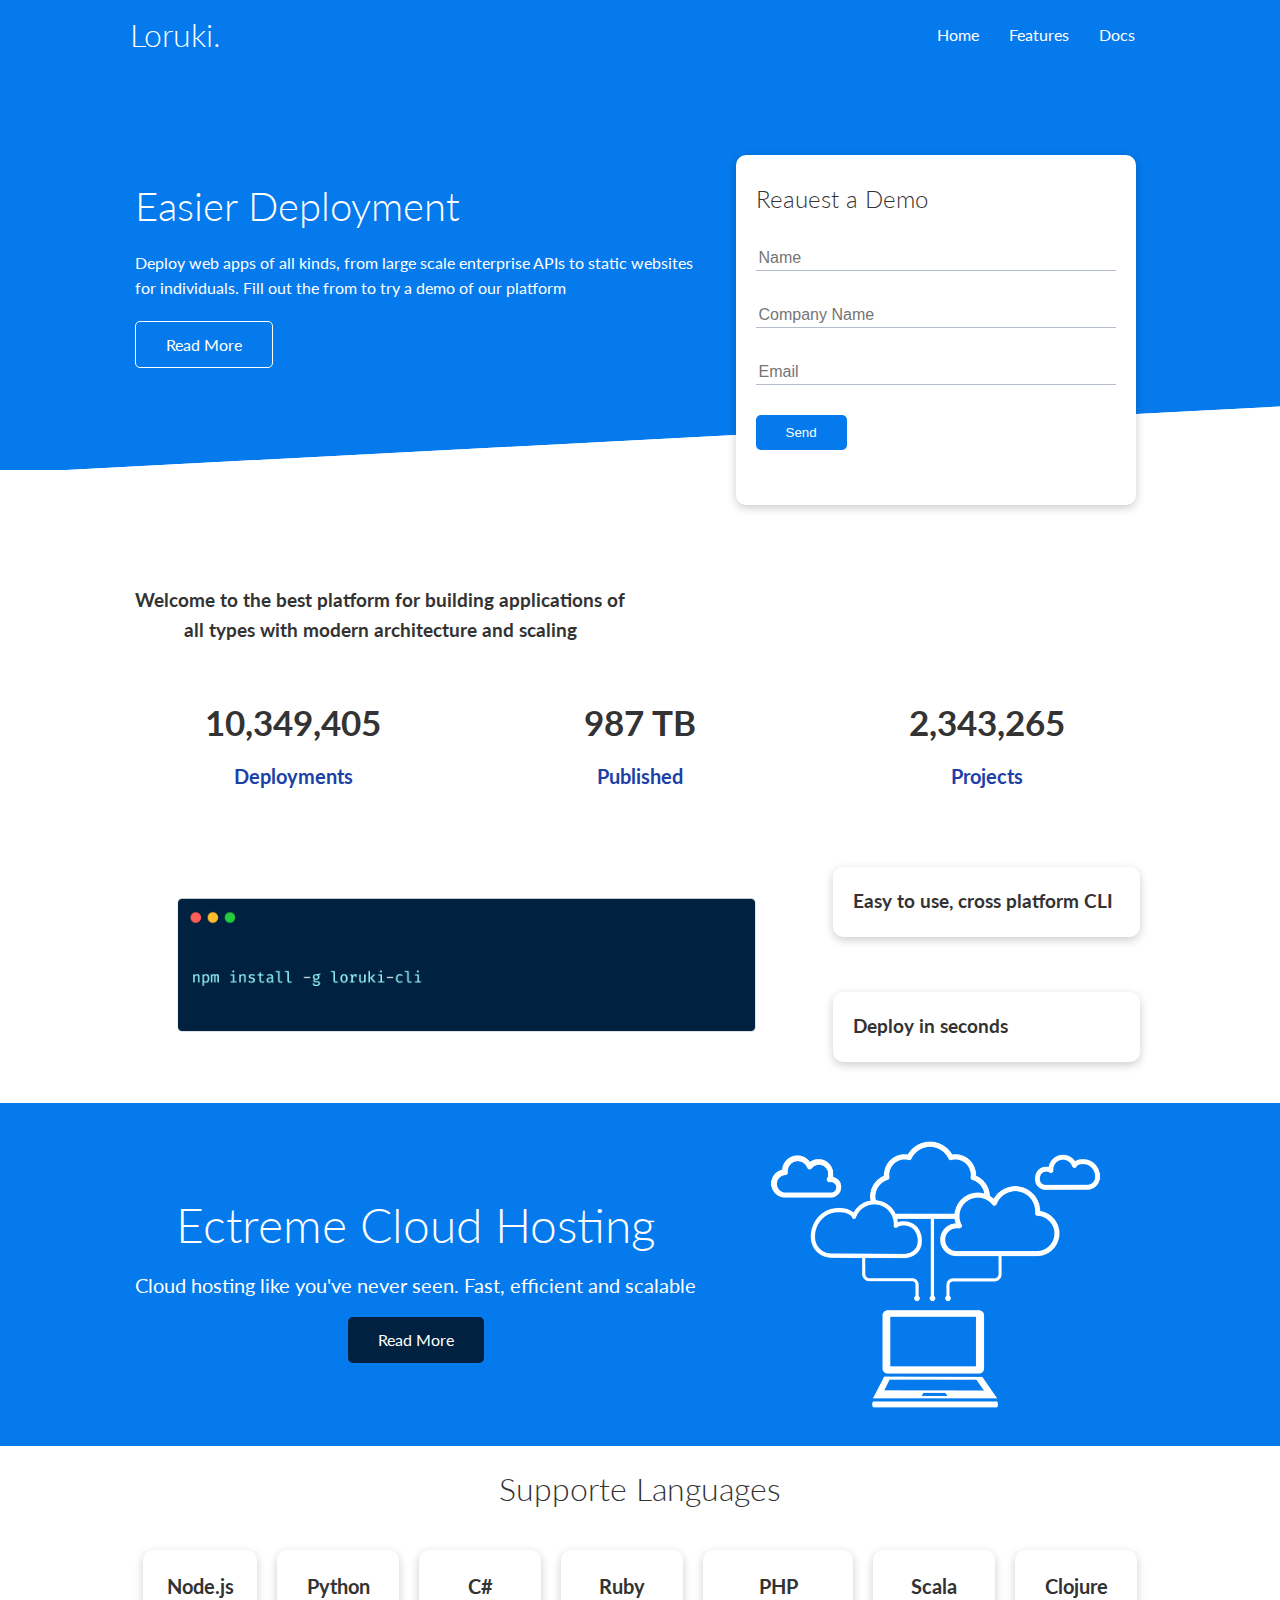
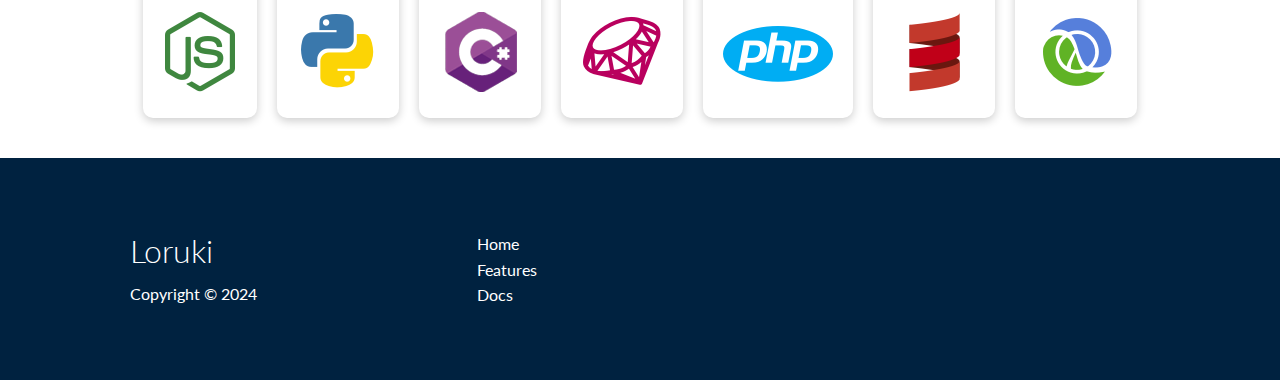
<file: index.html>
<!DOCTYPE html>
<html lang="en">
<head>
    <meta charset="UTF-8">
    <meta name="viewport" content="width=\, initial-scale=1.0">
    <link rel="stylesheet" href="css/style.css">
    <link rel="stylesheet" href="css/utilities.css">
    <title>Loruki | Cloud Hosting for Everyone</title>

    <link rel="stylesheet" href="https://cdnjs.cloudflare.com/ajax/libs/font-awesome/6.5.2/css/all.min.css" integrity="sha512-SnH5WK+bZxgPHs44uWIX+LLJAJ9/2PkPKZ5QiAj6Ta86w+fsb2TkcmfRyVX3pBnMFcV7oQPJkl9QevSCWr3W6A==" crossorigin="anonymous" referrerpolicy="no-referrer" />

</head>
<body>
    <!-- Navbar -->
    <div class="navbar">
        <div class="container flex">
            <h1 class="logo">Loruki.</h1>
            <nav>
                <ul>
                    <li><a href="index.html">Home</a></li>
                    <li><a href="features.html">Features</a></li>
                    <li><a href="index.html">Docs</a></li>
                </ul>
            </nav>
        </div>
    </div>

    <!-- Showcase -->
    <section class="showcase">
        <div class="container grid">
            <div class="showcase-text">
                <h1>Easier Deployment</h1>
                <p>Deploy web apps of all kinds, from large scale enterprise APIs to static websites for individuals. Fill out the from to try a demo of our platform
                </p>
                <a href="features.html" class="btn btn-outline">Read More</a>
            </div>

            <div class="showcase-form card">
                <h2>Reauest a Demo</h2>
                <form>
                    <div class="form-control">
                        <input type="text" name="name" placeholder="Name" required>
                    </div>
                    <div class="form-control">
                        <input type="text" name="company" placeholder="Company Name" required>
                    </div>
                    <div class="form-control">
                        <input type="email" name="email" placeholder="Email" required>
                    </div>
                    <input type="submit" value="Send" class="btn btn-primary">
                </form>
            </div>
        </div>
    </section>

    <!-- Stats -->
    <section class="stats">
        <div class="container">
            <h3 class="stats-heading text-center my-1">
                Welcome to the best platform for building applications of all types with modern architecture and scaling
            </h3>

            <div class="grid grid-3 text-center my-4">
                <div>
                    <i class="fas fa-server fa-3x"></i>
                    <h3>10,349,405</h3>
                    <p class="text-secondary">Deployments</p>
                </div>
                <div>
                    <i class="fas fa-upload fa-3x"></i>
                    <h3>987 TB</h3>
                    <p class="text-secondary">Published</p>
                </div>
                <div>
                    <i class="fas fa-project-diagram fa-3x"></i>
                    <h3>2,343,265</h3>
                    <p class="text-secondary">Projects</p>
                </div>
            </div>
        </div>
    </section>

    <!-- Cli -->
    <section class="cli">
        <div class="container grid">
            <img src="images/cli.png" alt="">
            <div class="card">
                <h3>Easy to use, cross platform CLI</h3>
            </div>
            <div class="card">
                <h3>Deploy in seconds</h3>
            </div>
        </div>
    </section>

    <!-- Cloud -->
    <section class="cloud bg-primary my-2 py-2">
        <div class="container grid">
            <div class="text-center">
                <h2 class="lg">Ectreme Cloud Hosting</h2>
                <p class="lead my-1">Cloud hosting like you've never seen. Fast, efficient and scalable</p>
                <a href="features.html" class="btn btn-dark">Read More</a>
            </div>
            <img src="images/cloud.png" alt="">
        </div>
    </section>

    <!-- Languages -->
    <section class="languages">
        <h2 class="md text-center my-2">
            Supporte Languages
        </h2>
        <div class="container flex">
            <div class="card">
                <h4>Node.js</h4>
                <img src="images/logos/node.png" alt="">
            </div>
            <div class="card">
                <h4>Python</h4>
                <img src="images/logos/python.png" alt="">
            </div>
            <div class="card">
                <h4>C#</h4>
                <img src="images/logos/csharp.png" alt="">
            </div>
            <div class="card">
                <h4>Ruby</h4>
                <img src="images/logos/ruby.png" alt="">
            </div>
            <div class="card">
                <h4>PHP</h4>
                <img src="images/logos/php.png" alt="">
            </div>
            <div class="card">
                <h4>Scala</h4>
                <img src="images/logos/scala.png" alt="">
            </div>
            <div class="card">
                <h4>Clojure</h4>
                <img src="images/logos/clojure.png" alt="">
            </div>
        </div>
    </section>

    <!-- Footer -->
    <footer class="footer bg-dark py-5">
        <div class="container grid grid-3">
            <div>
                <h1>Loruki</h1>
                <p>Copyright &copy; 2024</p>
            </div>
            <nav>
                <ul>
                    <li><a href="index.html">Home</a></li>
                    <li><a href="features.html">Features</a></li>
                    <li><a href="docs.html">Docs</a></li>
                </ul>
            </nav>
            <div class="social">
                <a href="#"><i class="fab fa-github fa-2x"></i></a>
                <a href="#"><i class="fab fa-facebook fa-2x"></i></a>
                <a href="#"><i class="fab fa-instagram fa-2x"></i></a>
                <a href="#"><i class="fab fa-twitter fa-2x"></i></a>
            </div>
        </div>
    </footer>
</body>
</html>
</file>
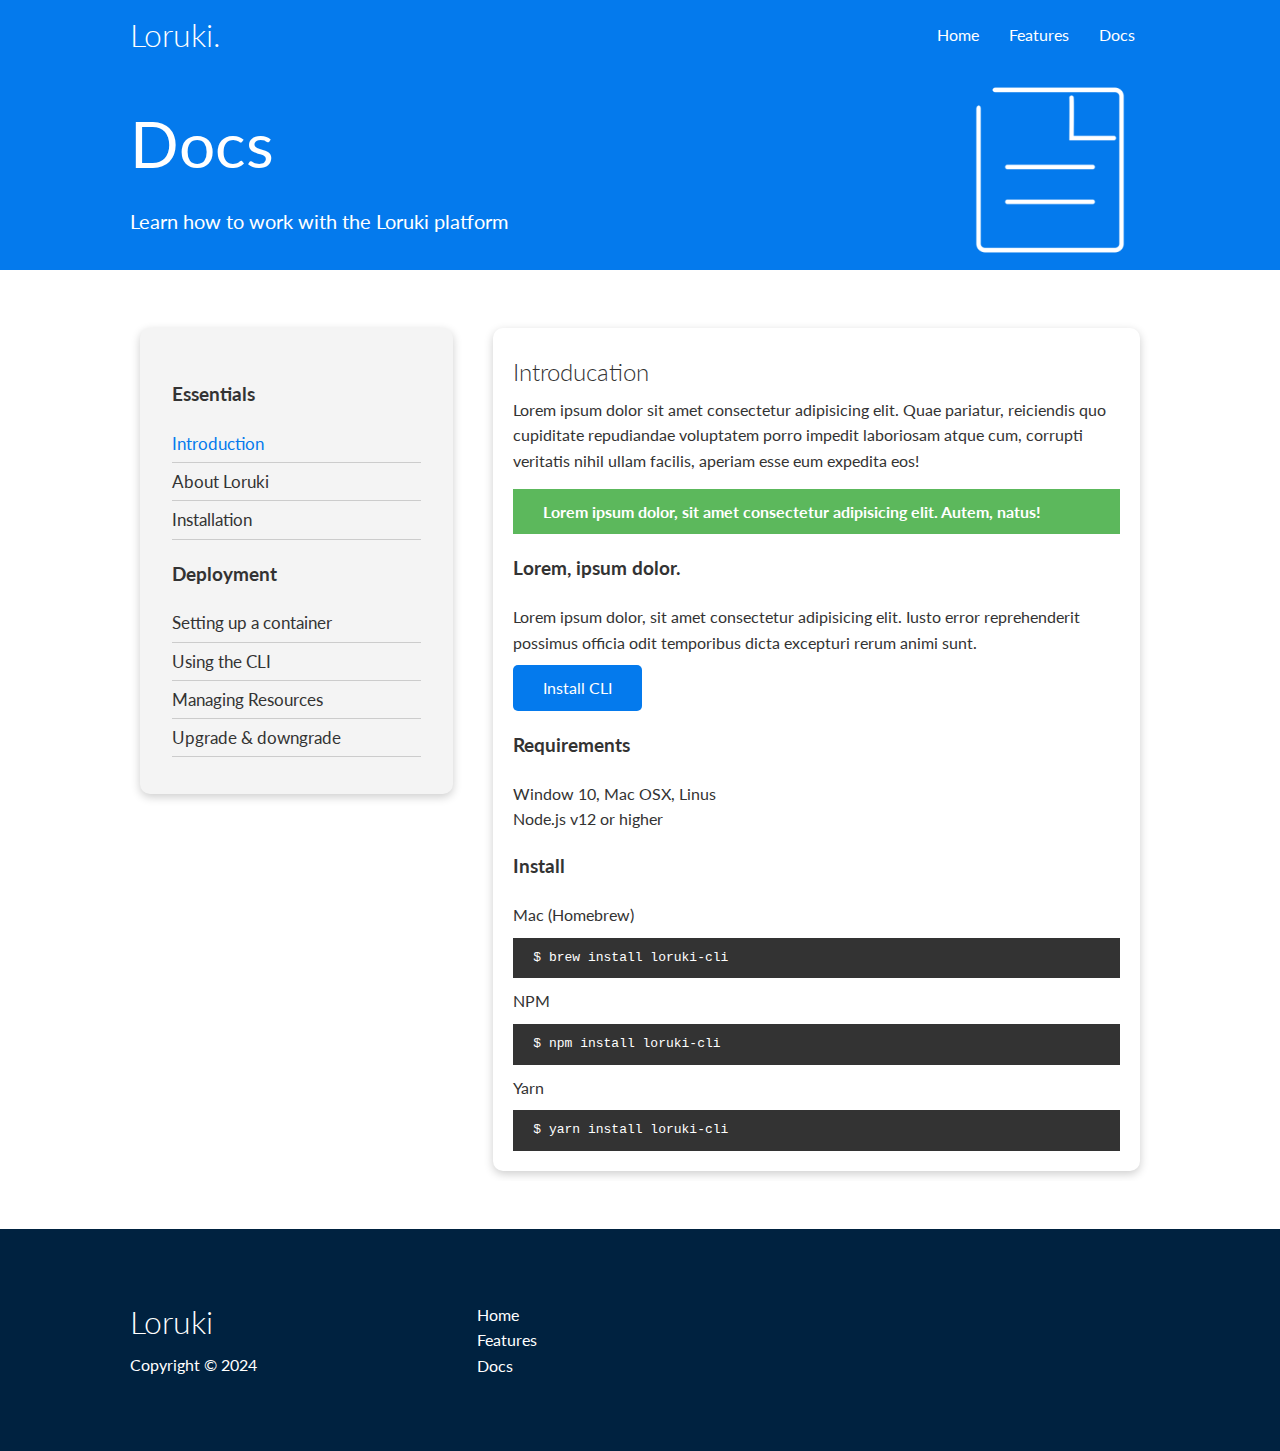
<file: docs.html>
<!DOCTYPE html>
<html lang="en">
<head>
    <meta charset="UTF-8">
    <meta name="viewport" content="width=\, initial-scale=1.0">
    <link rel="stylesheet" href="css/style.css">
    <link rel="stylesheet" href="css/utilities.css">
    <title>Loruki | Cloud Hosting for Everyone</title>

    <link rel="stylesheet" href="https://cdnjs.cloudflare.com/ajax/libs/font-awesome/6.5.2/css/all.min.css" integrity="sha512-SnH5WK+bZxgPHs44uWIX+LLJAJ9/2PkPKZ5QiAj6Ta86w+fsb2TkcmfRyVX3pBnMFcV7oQPJkl9QevSCWr3W6A==" crossorigin="anonymous" referrerpolicy="no-referrer" />

</head>
<body>
    <!-- Navbar -->
    <div class="navbar">
        <div class="container flex">
            <h1 class="logo">Loruki.</h1>
            <nav>
                <ul>
                    <li><a href="index.html">Home</a></li>
                    <li><a href="features.html">Features</a></li>
                    <li><a href="docs.html">Docs</a></li>
                </ul>
            </nav>
        </div>
    </div>


    <!-- Head -->
    <section class="docs-head bg-primary by-3">
        <div class="container grid">
            <div>
                <div class="xl">Docs</div>
                <p class="lead">Learn how to work with the Loruki platform
                </p>
            </div>
            <img src="images/docs.png" alt="">
        </div>
    </section>

    
    <!-- Docs Main -->
    <section class="docs-main my-4">
        <div class="container grid">
            <div class="card bg-light p-3">
                <h3 class="my-2">Essentials</h3>
                <nav>
                    <ul>
                        <li><a class="text-primary" href="#">Introduction</a></li>
                        <li><a href="#">About Loruki</a></li>
                        <li><a href="#">Installation</a></li>
                    </ul>
                </nav>
                <h3 class="my-2">Deployment</h3>
                <nav>
                    <ul>
                        <li><a href="#">Setting up a container</a></li>
                        <li><a href="#">Using the CLI</a></li>
                        <li><a href="#">Managing Resources</a></li>
                        <li><a href="#">Upgrade & downgrade</a></li>
                    </ul>
                </nav>
            </div>
            <div class="card">
                <h2>Introducation</h2>
                <p>Lorem ipsum dolor sit amet consectetur adipisicing elit. Quae pariatur, reiciendis quo cupiditate repudiandae voluptatem porro impedit laboriosam atque cum, corrupti veritatis nihil ullam facilis, aperiam esse eum expedita eos!</p>

                <div class="alert alert-success">
                    <i class="fas fa-info"></i>Lorem ipsum dolor, sit amet consectetur adipisicing elit. Autem, natus!
                </div>

                <h3>Lorem, ipsum dolor.</h3>
                <p>Lorem ipsum dolor, sit amet consectetur adipisicing elit. Iusto error reprehenderit possimus officia odit temporibus dicta excepturi rerum animi sunt.</p>
                <a href="#" class="btn btn-primary">Install CLI</a>

                <h3>Requirements</h3>
                <ul>
                    <li>Window 10, Mac OSX, Linus</li>
                    <li>Node.js v12 or higher</li>
                </ul>

                <h3>Install</h3>
                <p>Mac (Homebrew)</p>
                <pre><code>$ brew install loruki-cli</code></pre>
                <p>NPM</p>
                <pre><code>$ npm install loruki-cli</code></pre>
                <p>Yarn</p>
                <pre><code>$ yarn install loruki-cli</code></pre>

            </div>
        </div>
    </section>

    <!-- Footer -->
    <footer class="footer bg-dark py-5">
        <div class="container grid grid-3">
            <div>
                <h1>Loruki</h1>
                <p>Copyright &copy; 2024</p>
            </div>
            <nav>
                <ul>
                    <li><a href="index.html">Home</a></li>
                    <li><a href="features.html">Features</a></li>
                    <li><a href="docs.html">Docs</a></li>
                </ul>
            </nav>
            <div class="social">
                <a href="#"><i class="fab fa-github fa-2x"></i></a>
                <a href="#"><i class="fab fa-facebook fa-2x"></i></a>
                <a href="#"><i class="fab fa-instagram fa-2x"></i></a>
                <a href="#"><i class="fab fa-twitter fa-2x"></i></a>
            </div>
        </div>
    </footer>
</body>
</html>
</file>
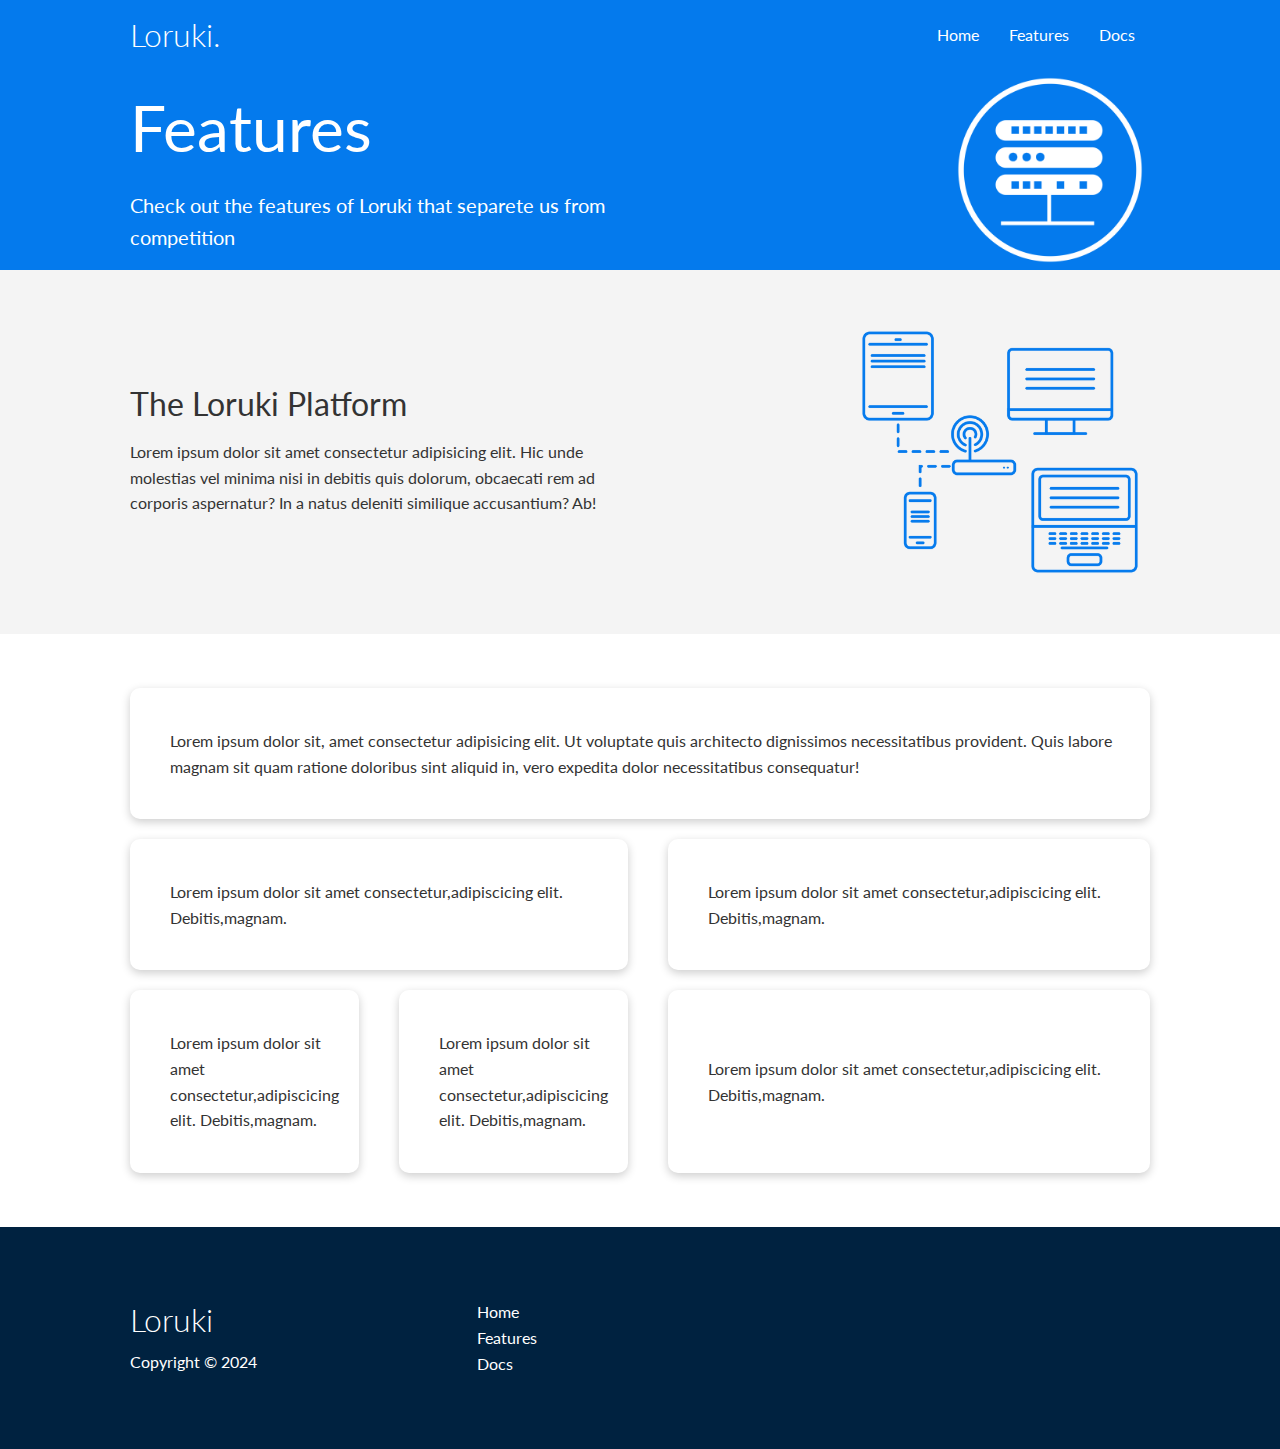
<file: features.html>
<!DOCTYPE html>
<html lang="en">
<head>
    <meta charset="UTF-8">
    <meta name="viewport" content="width=\, initial-scale=1.0">
    <link rel="stylesheet" href="css/style.css">
    <link rel="stylesheet" href="css/utilities.css">
    <title>Loruki | Cloud Hosting for Everyone</title>

    <link rel="stylesheet" href="https://cdnjs.cloudflare.com/ajax/libs/font-awesome/6.5.2/css/all.min.css" integrity="sha512-SnH5WK+bZxgPHs44uWIX+LLJAJ9/2PkPKZ5QiAj6Ta86w+fsb2TkcmfRyVX3pBnMFcV7oQPJkl9QevSCWr3W6A==" crossorigin="anonymous" referrerpolicy="no-referrer" />

</head>
<body>
    <!-- Navbar -->
    <div class="navbar">
        <div class="container flex">
            <h1 class="logo">Loruki.</h1>
            <nav>
                <ul>
                    <li><a href="index.html">Home</a></li>
                    <li><a href="features.html">Features</a></li>
                    <li><a href="docs.html">Docs</a></li>
                </ul>
            </nav>
        </div>
    </div>

    <!-- Head -->
    <section class="features-head bg-primary by-3">
        <div class="container grid">
            <div>
                <div class="xl">Features</div>
                <p class="lead">Check out the features of Loruki that separete us from competition
                </p>
            </div>
            <img src="images/server.png" alt="">
        </div>
    </section>

    <!-- Sub head -->
    <section class="features-sub-head bg-light py-3">
        <div class="container grid">
            <div>
                <div class="md">The Loruki Platform</div>
                <p>
                    Lorem ipsum dolor sit amet consectetur adipisicing elit. Hic unde molestias vel minima nisi in debitis quis dolorum, obcaecati rem ad corporis aspernatur? In a natus deleniti similique accusantium? Ab!
                </p>
            </div>
            <img src="images/server2.png" alt="">
        </div>
    </section>

    <div class="features-main my-2">
        <div class="container grid">
            <div class="card flex">
                <i class="fas fa-server fa-3x"></i>
                    <p>Lorem ipsum dolor sit, amet consectetur adipisicing elit. Ut voluptate quis architecto dignissimos necessitatibus provident. Quis labore magnam sit quam ratione doloribus sint aliquid in, vero expedita dolor necessitatibus consequatur!
                    </p>
            </div>
            <div class="card flex">
                <i class="fas fa-network-wired fa-3x"></i>
                <p>
                    Lorem ipsum dolor sit amet consectetur,adipiscicing elit. Debitis,magnam.
                </p>
            </div>
            <div class="card flex">
                <i class="fas fa-laptop-code fa-3x"></i>
                <p>
                    Lorem ipsum dolor sit amet consectetur,adipiscicing elit. Debitis,magnam.
                </p>
            </div>
            <div class="card flex">
                <i class="fas fa-database  fa-3x"></i>
                <p>
                    Lorem ipsum dolor sit amet consectetur,adipiscicing elit. Debitis,magnam.
                </p>
            </div>
            <div class="card flex">
                <i class="fas fa-power-off fa-3x"></i>
                <p>
                    Lorem ipsum dolor sit amet consectetur,adipiscicing elit. Debitis,magnam.
                </p>
            </div>
            <div class="card flex">
                <i class="fas fa-upload fa-3x"></i>
                <p>
                    Lorem ipsum dolor sit amet consectetur,adipiscicing elit. Debitis,magnam.
                </p>
            </div>
        </div>
    </div>
    
    <!-- Footer -->
    <footer class="footer bg-dark py-5">
        <div class="container grid grid-3">
            <div>
                <h1>Loruki</h1>
                <p>Copyright &copy; 2024</p>
            </div>
            <nav>
                <ul>
                    <li><a href="index.html">Home</a></li>
                    <li><a href="features.html">Features</a></li>
                    <li><a href="docs.html">Docs</a></li>
                </ul>
            </nav>
            <div class="social">
                <a href="#"><i class="fab fa-github fa-2x"></i></a>
                <a href="#"><i class="fab fa-facebook fa-2x"></i></a>
                <a href="#"><i class="fab fa-instagram fa-2x"></i></a>
                <a href="#"><i class="fab fa-twitter fa-2x"></i></a>
            </div>
        </div>
    </footer>
</body>
</html>
</file>
<file: css/style.css>
@import url('https://fonts.googleapis.com/css2?family=Lato:wght@300&display=swap');

:root {
--primary-color: #047aed;
--secondary-color: #1c3fa8;
--dark-color: #002240;
--light-color: #f4f4f4;
--success-color: #5cb85c;
--error-color: #d9534f;
}

* {
    box-sizing: border-box;
    padding: 0;
    margin: 0;
}

body {
    font-family: 'Lato', sans-serif;
    color: #333;
    line-height: 1.6;
}

ul {
    list-style-type: none;
}

a {
    text-decoration: none;
    color: #333;
}
h1,
h2 {
    font-weight: 300;
    line-height: 1.2;
    margin: 10px 0;
}

p {
    margin: 10px 0;
}

img {
    width: 100%;
}

code,
pre {
    background: #333;
    color: #fff;
    padding: 10px;
}

.hidden {
    visibility: hidden;
    height: 0;
}

/* Navbar */
.navbar {
    background-color: var(--primary-color);
    color: #fff;
    height: 70px;
}

.navbar ul {
    display: flex;
}

.navbar a {
    color: #fff;
    padding: 10px;
    margin: 0 5px;
}

.navbar ul a:hover {
    border-bottom: 2px #fff solid;
}

.navbar .flex {
    justify-content: space-between;
}

/* Showcase */
.showcase {
    height: 400px;
    background-color: var(--primary-color);
    color: #fff;
    position: relative;
}

.showcase h1 {
    font-size: 40px;
}

.showcase p {
    margin: 20px 0;
}

.showcase .grid {
    overflow: visible;
    grid-template-columns: 55% auto;
    gap: 30px;
}

.showcase-text {
    animation: slideInFromLeft 1s ease-in;
}

.showcase-form {
    position: relative;
    top: 60px;
    height: 350px;
    width: 400px;
    padding: 40px;
    z-index: 100;
    justify-self: flex-end;
    animation: slideInFromRight 1s ease-in;
}

.showcase-form .form-control {
    margin: 30px 0;
}

.showcase-form input[type='text'],
.showcase-form input[type='email'] {
    border: 0;
    border-bottom: 1px solid #b4becb;
    width: 100%;
    padding: 3px;
    font-size: 16px;
}

.showcase-form input:focus {
    outline: none;
}

.showcase::before,
.showcase::after {
    content: '';
    position: absolute;
    height: 100px;
    bottom: -70px;
    right: 0;
    left: 0;
    background: #fff;
    transform: skewY(-3deg);
    -webkit-transform: skewY(-3deg);
    -moz-transform: skewY(-3deg);
    -ms-transform: skewY(-3deg);
}

/* Stats */
.stats {
    padding-top: 100px;
    animation: slideInFromBottom 1s ease-in;
}

.stats-heading {
    max-width: 500px;
    margin: auto;
}

.stats .grid h3 {
    font-size: 35px;
}

.stats .grid p {
    font-size: 20px;
    font-weight: bold;
}

/* Cli */
.cli .grid {
    grid-template-columns: repeat(3, 1fr);
    grid-template-rows: repeat(2, 1fr);
}

.cli .grid > *:first-child {
    grid-column: 1 / span 2;
    grid-row: 1 / span 2;
}

/* Cloud */
.cloud .grid {
    grid-template-columns: 4fr 3fr;
}

/* Languages */

.languages .flex {
    flex-wrap: wrap;
}

.languages .card {
    text-align: center;
    margin: 18px 10px 40px;
    transition: transform 0.2s ease-in;
}

.languages .card h4 {
    font-size: 20px;
    margin-bottom: 10px;
}

.languages .card:hover {
    transform: translateY(-15px);
}

/* Features */
.features-head img,
.docs-head img {
    width: 200px;
    justify-self: flex-end;
}

.features-sub-head img {
    width: 300px;
    justify-self: flex-end;
}

.features-main .card > i {
    margin-right: 20px;
}

.features-main .grid {
    padding: 30px;
}

.features-main .grid > *:first-child {
    grid-column: 1 / span 3;
}

.features-main .grid > *:nth-child(2) {
    grid-column: 1 / span 2;
}

/* Docs */
.docs-main h3 {
    margin: 20px 0;
}

.docs-main .grid {
    grid-template-columns: 1fr 2fr;
    align-items: flex-start;
}

.docs-main nav li {
    font-size: 17px;
    padding-bottom: 5px;
    margin-bottom: 5px;
    border-bottom: 1px #ccc solid;
}

.docs-main a:hover {
    font-weight: bold;
}

/* Footer */
.footer .social a {
    margin: 0 10px;
}

.fa-github:hover {
    color: #000000;
}

.fa-facebook:hover {
    color: #1773EA;
}

.fa-instagram:hover {
    color: #B32E87;
}

.fa-twitter:hover {
    color: #1C9CEA;
}

/* Animations */
@keyframes slideInFromLeft {
    0% {
    transform: translateX(-100%);
    }

    100% {
    transform: translateX(0);
    }
}

@keyframes slideInFromRight {
    0% {
    transform: translateX(100%);
    }

    100% {
    transform: translateX(0);
    }
}

@keyframes slideInFromTop {
    0% {
    transform: translateY(-100%);
    }

    100% {
    transform: translateX(0);
    }
}

@keyframes slideInFromBottom {
    0% {
    transform: translateY(100%);
    }

    100% {
    transform: translateX(0);
    }
}
@media (max-width: 1000px){

    .showcase-form{
    width: 340px;
    }
}

/* Tablets and under */
@media (max-width: 768px) {
    .grid,
    .showcase .grid,
    .stats .grid,
    .cli .grid,
    .cloud .grid,
    .features-main .grid,
    .docs-main .grid {
    grid-template-columns: 1fr;
    grid-template-rows: 1fr;
    }

    .showcase {
    height: auto;
    }

    .showcase-text {
    text-align: center;
    margin-top: 40px;
    animation: slideInFromTop 1s ease-in;
    }

    .showcase-form {
    justify-self: center;
    margin: auto;
    animation: slideInFromBottom 1s ease-in;
    }

  .cli .grid > *:first-child {
    grid-column: 1;
    grid-row: 1;
    }

    .features-head,
    .features-sub-head,
    .docs-head {
    text-align: center;
    }

    .features-head img,
    .features-sub-head img,
    .docs-head img {
    justify-self: center;
    }

  .features-main .grid > *:first-child,
  .features-main .grid > *:nth-child(2) {
    grid-column: 1;
    }
}




/* Mobile */
@media (max-width: 500px) {
    .navbar {
    height: 110px;
    }

    .navbar .flex {
    flex-direction: column;
    }

    .navbar ul {
    padding: 10px;
    background-color: rgba(0, 0, 0, 0.1);
    }

    .showcase-form {
    width: 300px;
    }

}
</file>
<file: css/utilities.css>
.container {
    max-width: 1100px;
    margin: 0 auto;
    overflow: auto;
    padding: 0 40px;
}

.card {
    background-color: #fff;
    color: #333;
    border-radius: 10px;
    box-shadow: 0 3px 10px rgba(0, 0, 0, 0.2);
    padding: 20px;
    margin: 10px;
}

.btn {
    display: inline-block;
    padding: 10px 30px;
    cursor: pointer;
    background: var(--primary-color);
    color: #fff;
    border: none;
    border-radius: 5px;
}

.btn-outline {
    background-color: transparent;
    border: 1px #fff solid;
}

.btn:hover {
    transform: scale(0.98);
}

  /* Backgrounds & colored buttons */
.bg-primary,
.btn-primary {
    background-color: var(--primary-color);
    color: #fff;
}

.bg-secondary,
.btn-secondary {
    background-color: var(--secondary-color);
    color: #fff;
}

.bg-dark,
.btn-dark {
    background-color: var(--dark-color);
    color: #fff;
}

.bg-light,
.btn-light {
    background-color: var(--light-color);
    color: #333;
}

.bg-primary a,
.btn-primary a,
.bg-secondary a,
.btn-secondary a,
.bg-dark a,
.btn-dark a {
    color: #fff;
}

  /* Text colors */
.text-primary {
    color: var(--primary-color);
}

.text-secondary {
    color: var(--secondary-color);
}

.text-dark {
    color: var(--dark-color);
}

.text-light {
    color: var(--light-color);
}

  /* Text sizes */
.lead {
    font-size: 20px;
}

.sm {
    font-size: 1rem;
}

.md {
    font-size: 2rem;
}

.lg {
    font-size: 3rem;
}

.xl {
    font-size: 4rem;
}

.text-center {
    text-align: center;
}

  /* Alert */
.alert {
    background-color: var(--light-color);
    padding: 10px 20px;
    font-weight: bold;
    margin: 15px 0;
}

.alert i {
    margin-right: 10px;
}

.alert-success {
    background-color: var(--success-color);
    color: #fff;
}

.alert-error {
    background-color: var(--error-color);
    color: #fff;
}

.flex {
    display: flex;
    justify-content: center;
    align-items: center;
    height: 100%;
}

.grid {
    display: grid;
    grid-template-columns: repeat(2, 1fr);
    gap: 20px;
    justify-content: center;
    align-items: center;
    height: 100%;
}

.grid-3 {
    grid-template-columns: repeat(3, 1fr);
}

  /* Margin */
.my-1 {
    margin: 1rem 0;
}

.my-2 {
    margin: 1.5rem 0;
}

.my-3 {
    margin: 2rem 0;
}

.my-4 {
    margin: 3rem 0;
}

.my-5 {
    margin: 4rem 0;
}

.m-1 {
    margin: 1rem;
}

.m-2 {
    margin: 1.5rem;
}

.m-3 {
    margin: 2rem;
}

.m-4 {
    margin: 3rem;
}

.m-5 {
    margin: 4rem;
}

  /* Padding */
.py-1 {
    padding: 1rem 0;
}

.py-2 {
    padding: 1.5rem 0;
}

.py-3 {
    padding: 2rem 0;
}

.py-4 {
    padding: 3rem 0;
}

.py-5 {
    padding: 4rem 0;
}

.p-1 {
    padding: 1rem;
}

.p-2 {
    padding: 1.5rem;
}

.p-3 {
    padding: 2rem;
}

.p-4 {
    padding: 3rem;
}

.p-5 {
    padding: 4rem;
}
</file>
